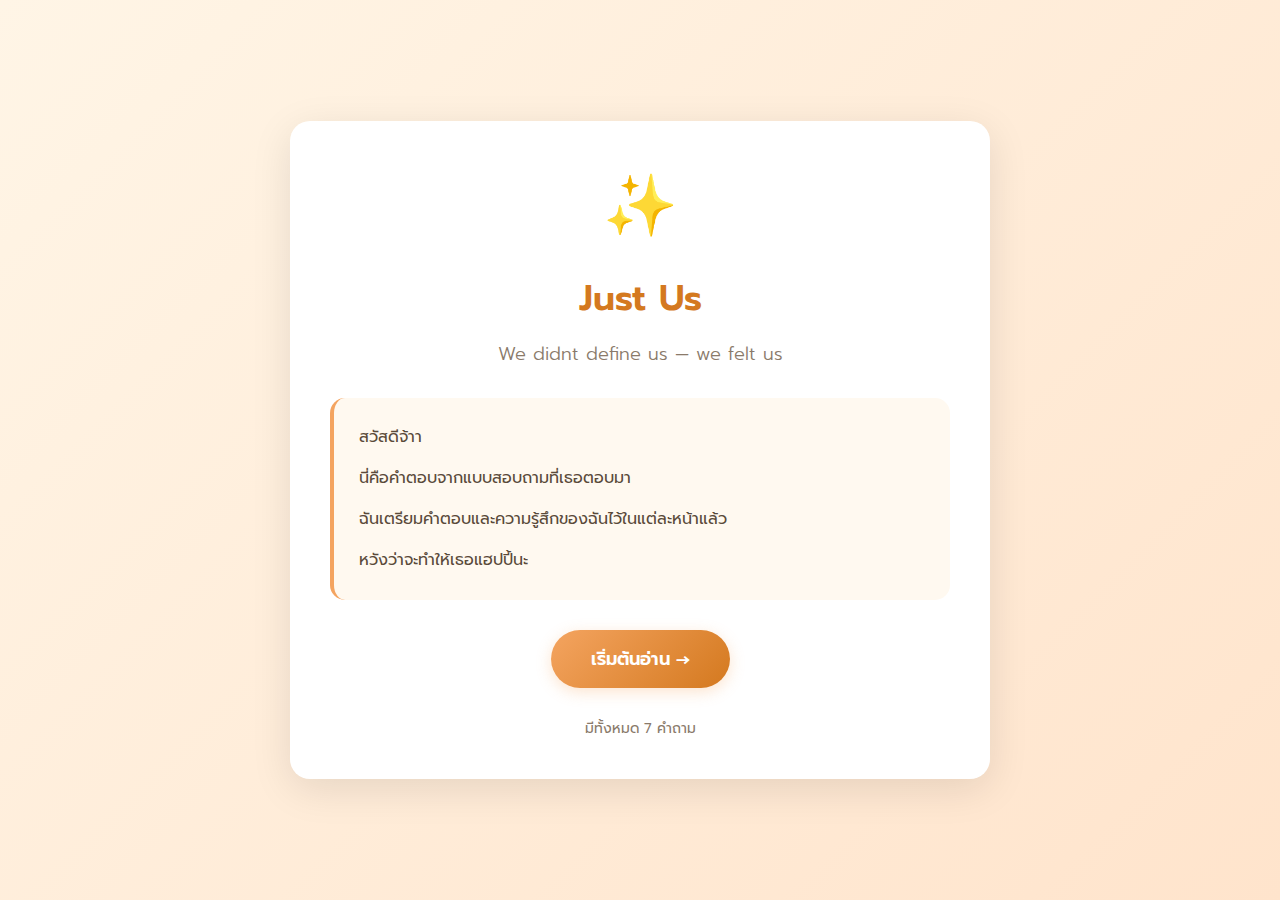
<file: index.html>
<!DOCTYPE html>
<html lang="th">
<head>
    <meta charset="UTF-8">
    <meta name="viewport" content="width=device-width, initial-scale=1.0">
    <title>Happy New Year 2026</title>
    <link rel="stylesheet" href="style.css">
    <link rel="preconnect" href="https://fonts.googleapis.com">
    <link rel="preconnect" href="https://fonts.gstatic.com" crossorigin>
    <link href="https://fonts.googleapis.com/css2?family=Prompt:wght@300;400;600&display=swap" rel="stylesheet">
</head>
<body>
    <div class="container">
        <div class="welcome-box">
            <div class="sparkle">✨</div>
            <h1 class="title">Just Us</h1>
            <p class="subtitle">We didnt define us — we felt us</p>
            
            <div class="message-box">
                <p>สวัสดีจ้าา</p>
                <p>นี่คือคำตอบจากแบบสอบถามที่เธอตอบมา</p>
                <p>ฉันเตรียมคำตอบและความรู้สึกของฉันไว้ในแต่ละหน้าแล้ว</p>
                <p>หวังว่าจะทำให้เธอแฮปปี้นะ</p>
            </div>

            <a href="pages/q1.html" class="btn-primary">เริ่มต้นอ่าน →</a>
            
            <div class="footer-note">
                <p>มีทั้งหมด 7 คำถาม</p>
            </div>
        </div>
    </div>
    
    <script src="script.js"></script>
</body>
</html>
</file>
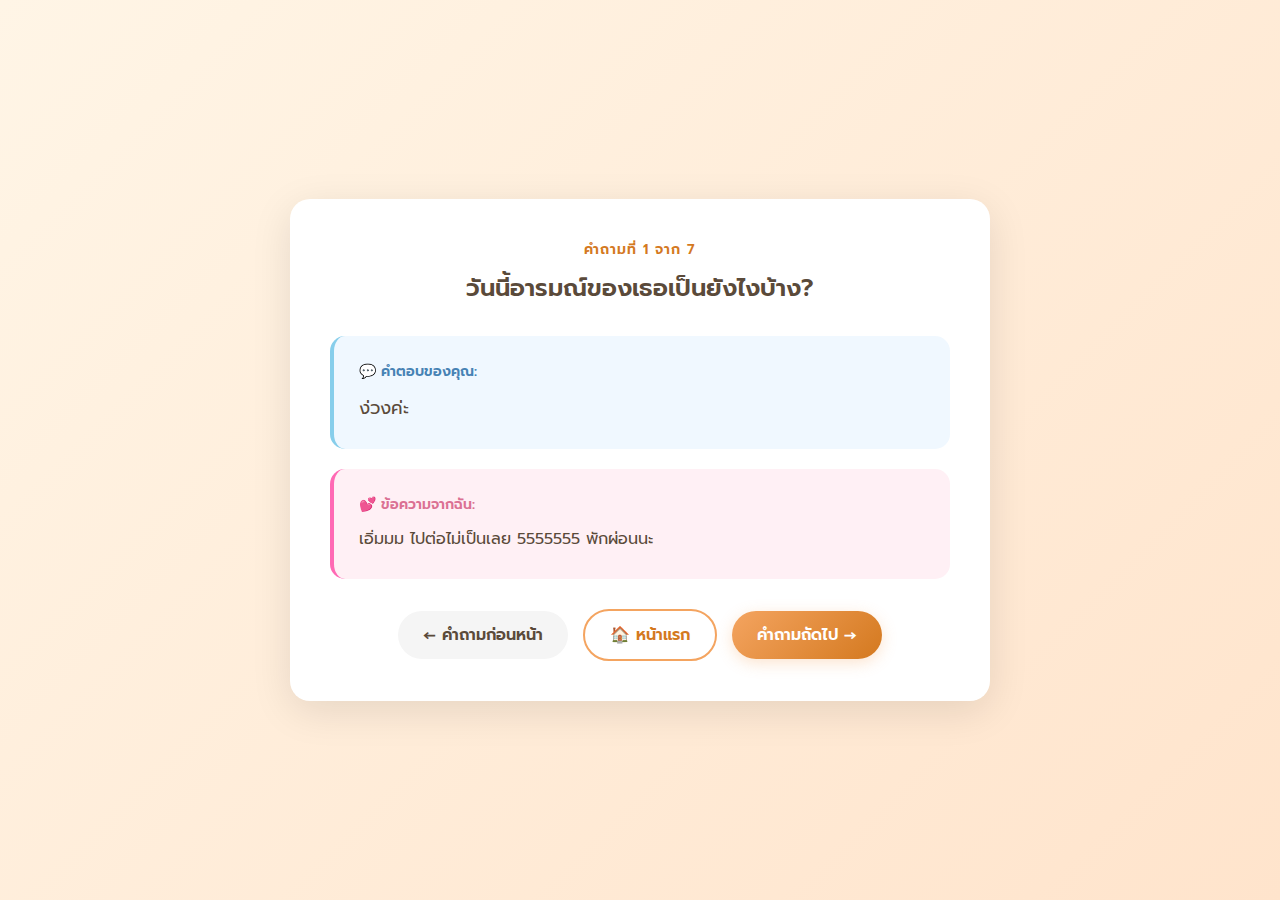
<file: data/d1.html>
<!DOCTYPE html>
<html lang="th">
<head>
    <meta charset="UTF-8">
    <meta name="viewport" content="width=device-width, initial-scale=1.0">
    <title>คำถามที่ 1 - Happy New Year 2026</title>
    <link rel="stylesheet" href="../style.css">
    <link rel="preconnect" href="https://fonts.googleapis.com">
    <link rel="preconnect" href="https://fonts.gstatic.com" crossorigin>
    <link href="https://fonts.googleapis.com/css2?family=Prompt:wght@300;400;600&display=swap" rel="stylesheet">
</head>
<body>
    <div class="container">
        <div class="question-box">
            <!-- หมายเลขคำถาม -->
            <div class="question-number">คำถามที่ 1 จาก 7</div>
            
            <!-- คำถาม -->
            <h2 class="question-text">วันนี้อารมณ์ของเธอเป็นยังไงบ้าง?</h2>
            
            <!-- คำตอบของอีกฝ่าย -->
            <div class="answer-section">
                <div class="answer-label">💬 คำตอบของคุณ:</div>
                <div class="answer-content">
                    <!-- ⚠️ เปลี่ยนข้อความตรงนี้ตามคำตอบจริง -->
                    ง่วงค่ะ
                </div>
            </div>
            
            <!-- ข้อความตอบกลับจากฉัน -->
            <div class="response-section">
                <div class="response-label">💕 ข้อความจากฉัน:</div>
                <div class="response-content">
                    <!-- ⚠️ เปลี่ยนข้อความตรงนี้ตามที่คุณต้องการตอบกลับ -->
                    เอิ่มมม ไปต่อไม่เป็นเลย 5555555 พักผ่อนนะ
                </div>
            </div>
            
            <!-- ปุ่มนำทาง -->
            <div class="navigation">
                <a href="../index.html" class="btn-nav btn-prev">← คำถามก่อนหน้า</a>
                <a href="../index.html" class="btn-nav btn-home">🏠 หน้าแรก</a>
                <a href="q2.html" class="btn-nav btn-next">คำถามถัดไป →</a>
            </div>
        </div>
    </div>
    
    <script src="../script.js"></script>
</body>
</html>
</file>
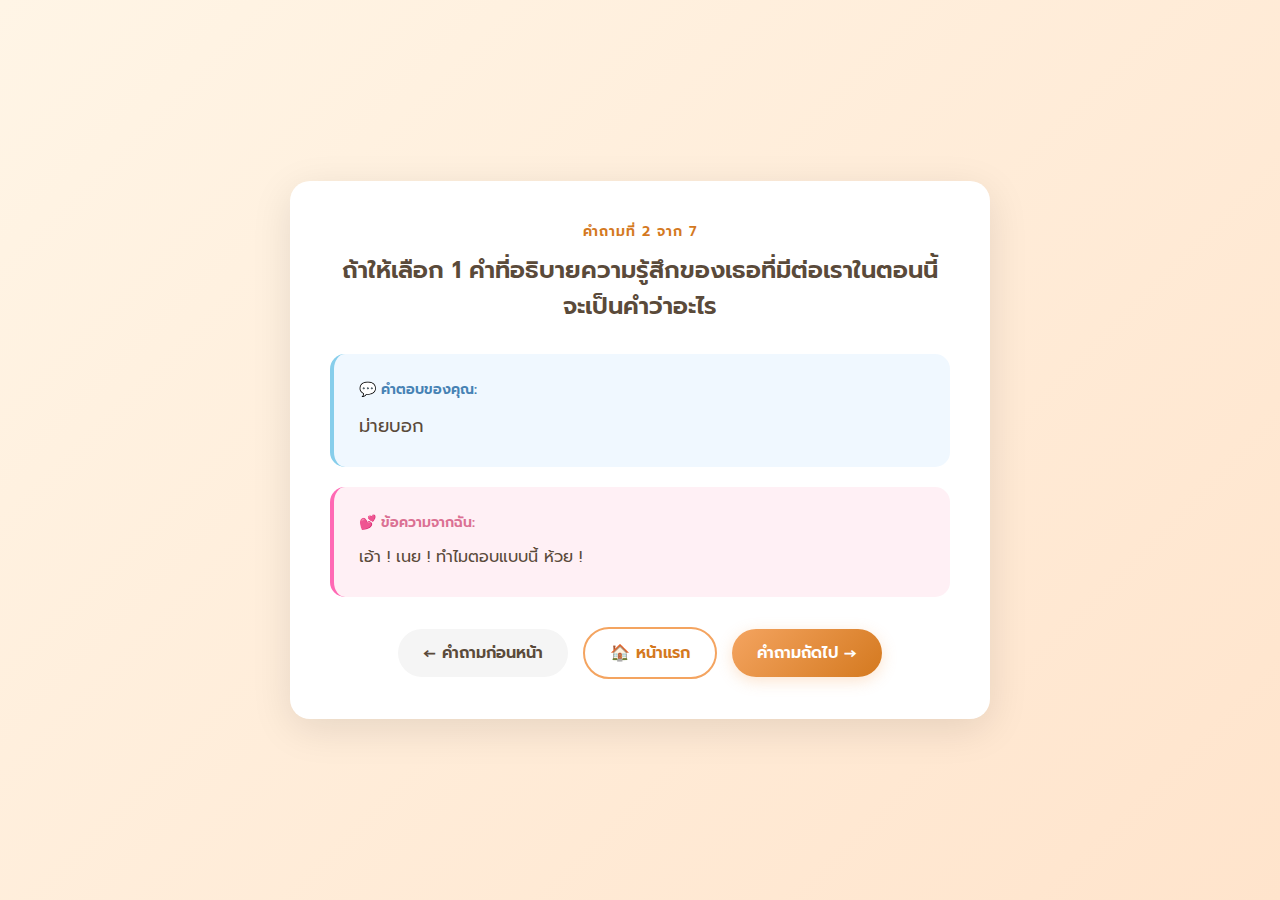
<file: data/d2.html>
<!DOCTYPE html>
<html lang="th">
<head>
    <meta charset="UTF-8">
    <meta name="viewport" content="width=device-width, initial-scale=1.0">
    <title>คำถามที่ 2 - Happy New Year 2026</title>
    <link rel="stylesheet" href="../style.css">
    <link rel="preconnect" href="https://fonts.googleapis.com">
    <link rel="preconnect" href="https://fonts.gstatic.com" crossorigin>
    <link href="https://fonts.googleapis.com/css2?family=Prompt:wght@300;400;600&display=swap" rel="stylesheet">
</head>
<body>
    <div class="container">
        <div class="question-box">
            <!-- หมายเลขคำถาม -->
            <div class="question-number">คำถามที่ 2 จาก 7</div>
            
            <!-- คำถาม -->
            <h2 class="question-text">ถ้าให้เลือก 1 คำที่อธิบายความรู้สึกของเธอที่มีต่อเราในตอนนี้ จะเป็นคำว่าอะไร</h2>
            
            <!-- คำตอบของอีกฝ่าย -->
            <div class="answer-section">
                <div class="answer-label">💬 คำตอบของคุณ:</div>
                <div class="answer-content">
                    ม่ายบอก
                </div>
            </div>
            
            <!-- ข้อความตอบกลับจากฉัน -->
            <div class="response-section">
                <div class="response-label">💕 ข้อความจากฉัน:</div>
                <div class="response-content">
                    เอ้า ! เนย ! ทำไมตอบแบบนี้ ห้วย !
                </div>
            </div>
            
            <!-- ปุ่มนำทาง -->
            <div class="navigation">
                <a href="q1.html" class="btn-nav btn-prev">← คำถามก่อนหน้า</a>
                <a href="../index.html" class="btn-nav btn-home">🏠 หน้าแรก</a>
                <a href="q3.html" class="btn-nav btn-next">คำถามถัดไป →</a>
            </div>
        </div>
    </div>
    
    <script src="../script.js"></script>
</body>
</html>
</file>
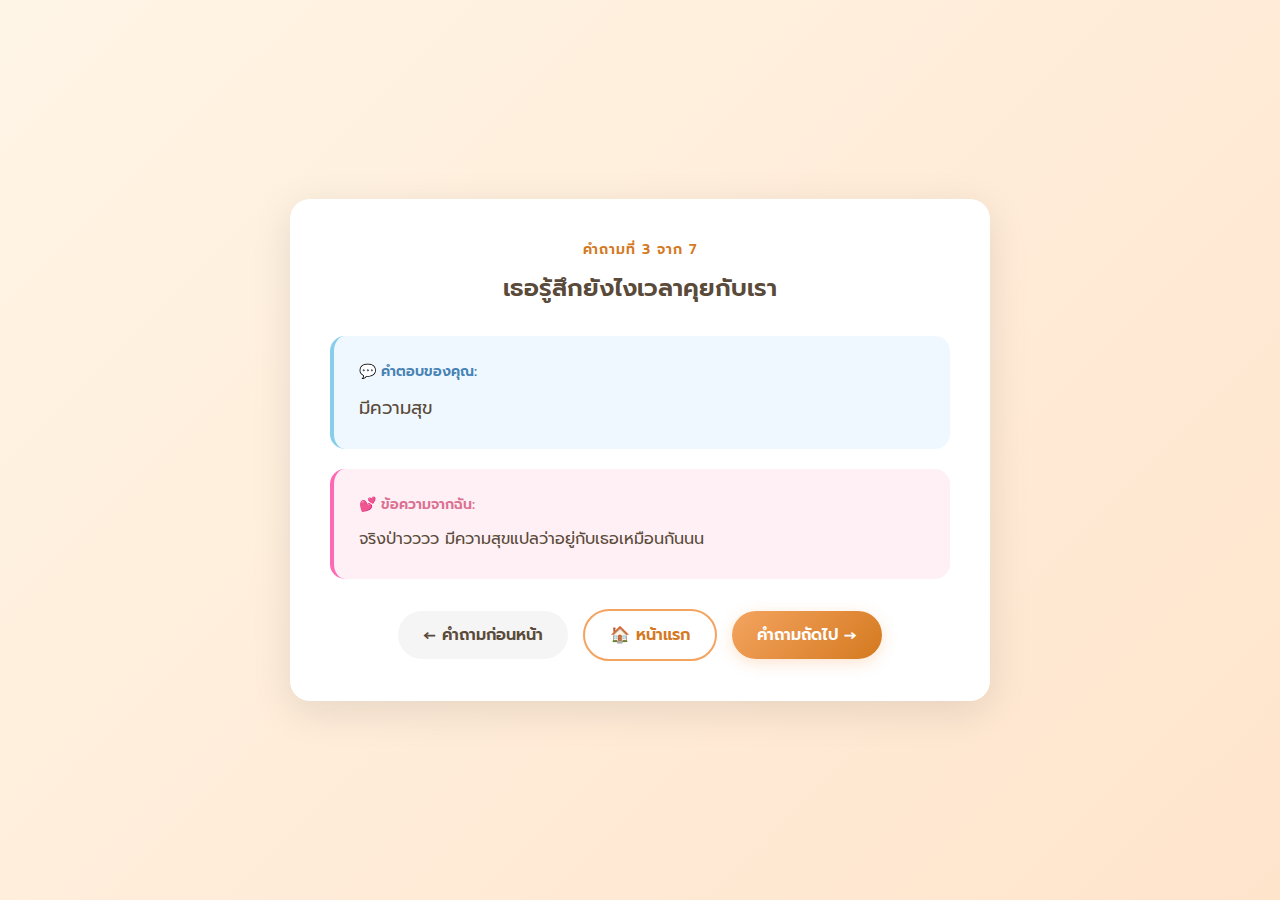
<file: data/d3.html>
<!DOCTYPE html>
<html lang="th">
<head>
    <meta charset="UTF-8">
    <meta name="viewport" content="width=device-width, initial-scale=1.0">
    <title>คำถามที่ 2 - Happy New Year 2026</title>
    <link rel="stylesheet" href="../style.css">
    <link rel="preconnect" href="https://fonts.googleapis.com">
    <link rel="preconnect" href="https://fonts.gstatic.com" crossorigin>
    <link href="https://fonts.googleapis.com/css2?family=Prompt:wght@300;400;600&display=swap" rel="stylesheet">
</head>
<body>
    <div class="container">
        <div class="question-box">
            <!-- หมายเลขคำถาม -->
            <div class="question-number">คำถามที่ 3 จาก 7</div>
            
            <!-- คำถาม -->
            <h2 class="question-text">เธอรู้สึกยังไงเวลาคุยกับเรา</h2>
            
            <!-- คำตอบของอีกฝ่าย -->
            <div class="answer-section">
                <div class="answer-label">💬 คำตอบของคุณ:</div>
                <div class="answer-content">
                    มีความสุข
                </div>
            </div>
            
            <!-- ข้อความตอบกลับจากฉัน -->
            <div class="response-section">
                <div class="response-label">💕 ข้อความจากฉัน:</div>
                <div class="response-content">
                    จริงป่าวววว มีความสุขแปลว่าอยู่กับเธอเหมือนกันนน
                </div>
            </div>
            
            <!-- ปุ่มนำทาง -->
            <div class="navigation">
                <a href="q2.html" class="btn-nav btn-prev">← คำถามก่อนหน้า</a>
                <a href="../index.html" class="btn-nav btn-home">🏠 หน้าแรก</a>
                <a href="q4.html" class="btn-nav btn-next">คำถามถัดไป →</a>
            </div>
        </div>
    </div>
    
    <script src="../script.js"></script>
</body>
</html>
</file>
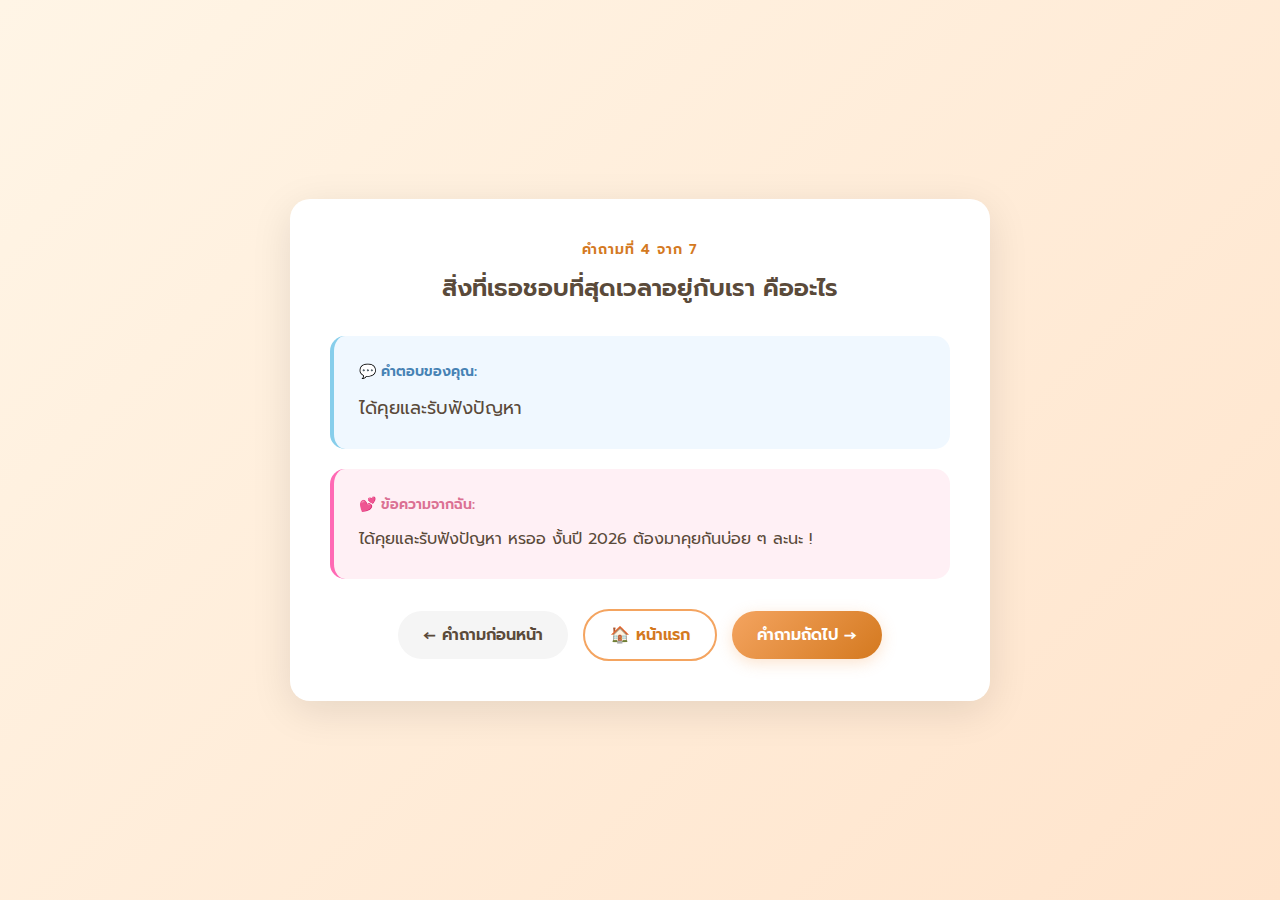
<file: data/d4.html>
<!DOCTYPE html>
<html lang="th">
<head>
    <meta charset="UTF-8">
    <meta name="viewport" content="width=device-width, initial-scale=1.0">
    <title>คำถามที่ 2 - Happy New Year 2026</title>
    <link rel="stylesheet" href="../style.css">
    <link rel="preconnect" href="https://fonts.googleapis.com">
    <link rel="preconnect" href="https://fonts.gstatic.com" crossorigin>
    <link href="https://fonts.googleapis.com/css2?family=Prompt:wght@300;400;600&display=swap" rel="stylesheet">
</head>
<body>
    <div class="container">
        <div class="question-box">
            <!-- หมายเลขคำถาม -->
            <div class="question-number">คำถามที่ 4 จาก 7</div>
            
            <!-- คำถาม -->
            <h2 class="question-text">สิ่งที่เธอชอบที่สุดเวลาอยู่กับเรา คืออะไร</h2>
            
            <!-- คำตอบของอีกฝ่าย -->
            <div class="answer-section">
                <div class="answer-label">💬 คำตอบของคุณ:</div>
                <div class="answer-content">
                    ได้คุยและรับฟังปัญหา
                </div>
            </div>
            
            <!-- ข้อความตอบกลับจากฉัน -->
            <div class="response-section">
                <div class="response-label">💕 ข้อความจากฉัน:</div>
                <div class="response-content">
                    ได้คุยและรับฟังปัญหา หรออ งั้นปี 2026 ต้องมาคุยกันบ่อย ๆ ละนะ !
                </div>
            </div>
            
            <!-- ปุ่มนำทาง -->
            <div class="navigation">
                <a href="q3.html" class="btn-nav btn-prev">← คำถามก่อนหน้า</a>
                <a href="../index.html" class="btn-nav btn-home">🏠 หน้าแรก</a>
                <a href="q5.html" class="btn-nav btn-next">คำถามถัดไป →</a>
            </div>
        </div>
    </div>
    
    <script src="../script.js"></script>
</body>
</html>
</file>
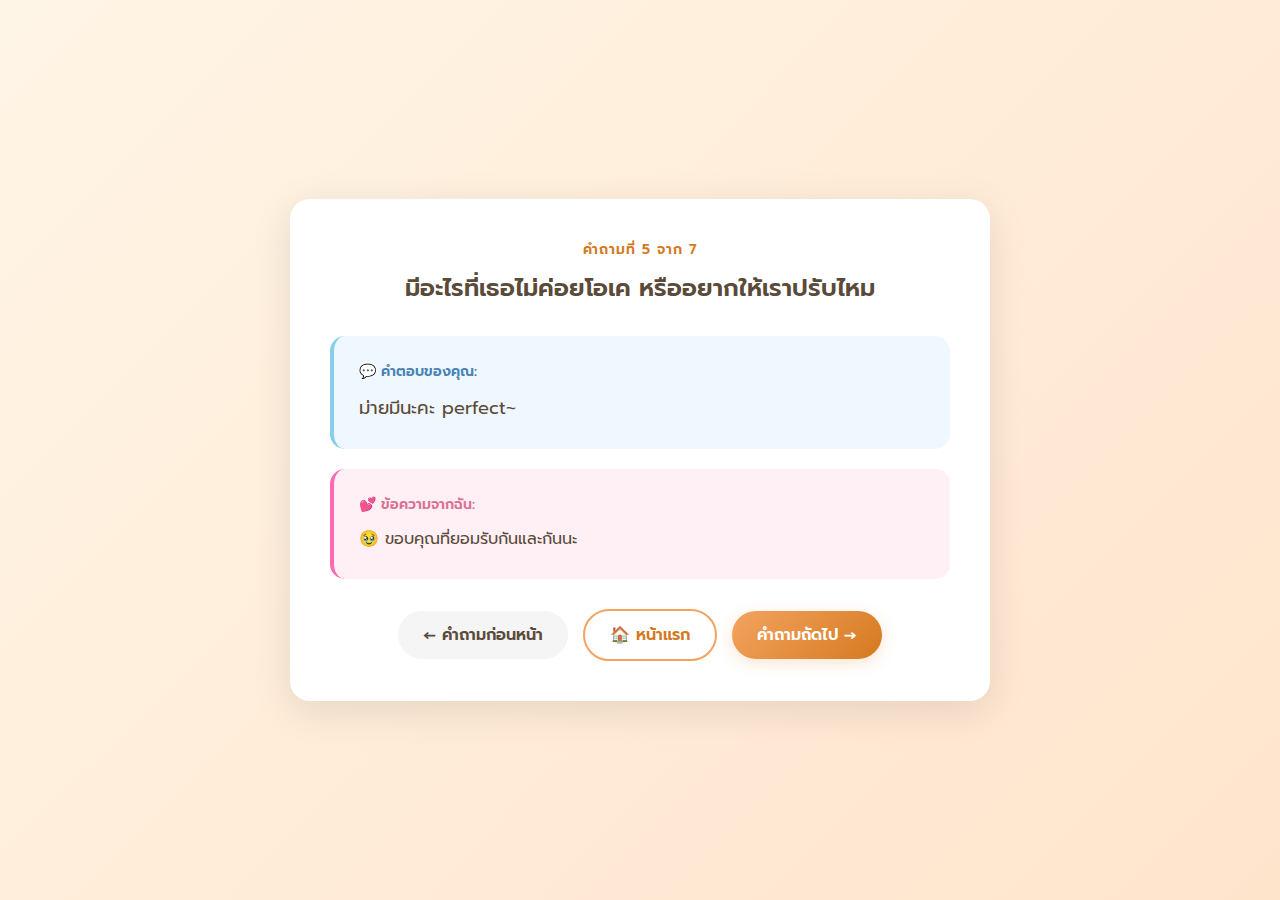
<file: data/d5.html>
<!DOCTYPE html>
<html lang="th">
<head>
    <meta charset="UTF-8">
    <meta name="viewport" content="width=device-width, initial-scale=1.0">
    <title>คำถามที่ 2 - Happy New Year 2026</title>
    <link rel="stylesheet" href="../style.css">
    <link rel="preconnect" href="https://fonts.googleapis.com">
    <link rel="preconnect" href="https://fonts.gstatic.com" crossorigin>
    <link href="https://fonts.googleapis.com/css2?family=Prompt:wght@300;400;600&display=swap" rel="stylesheet">
</head>
<body>
    <div class="container">
        <div class="question-box">
            <!-- หมายเลขคำถาม -->
            <div class="question-number">คำถามที่ 5 จาก 7</div>
            
            <!-- คำถาม -->
            <h2 class="question-text">มีอะไรที่เธอไม่ค่อยโอเค หรืออยากให้เราปรับไหม</h2>
            
            <!-- คำตอบของอีกฝ่าย -->
            <div class="answer-section">
                <div class="answer-label">💬 คำตอบของคุณ:</div>
                <div class="answer-content">
                    ม่ายมีนะคะ perfect~
                </div>
            </div>
            
            <!-- ข้อความตอบกลับจากฉัน -->
            <div class="response-section">
                <div class="response-label">💕 ข้อความจากฉัน:</div>
                <div class="response-content">
                    🥹 ขอบคุณที่ยอมรับกันและกันนะ
                </div>
            </div>
            
            <!-- ปุ่มนำทาง -->
            <div class="navigation">
                <a href="q4.html" class="btn-nav btn-prev">← คำถามก่อนหน้า</a>
                <a href="../index.html" class="btn-nav btn-home">🏠 หน้าแรก</a>
                <a href="q6.html" class="btn-nav btn-next">คำถามถัดไป →</a>
            </div>
        </div>
    </div>
    
    <script src="../script.js"></script>
</body>
</html>
</file>
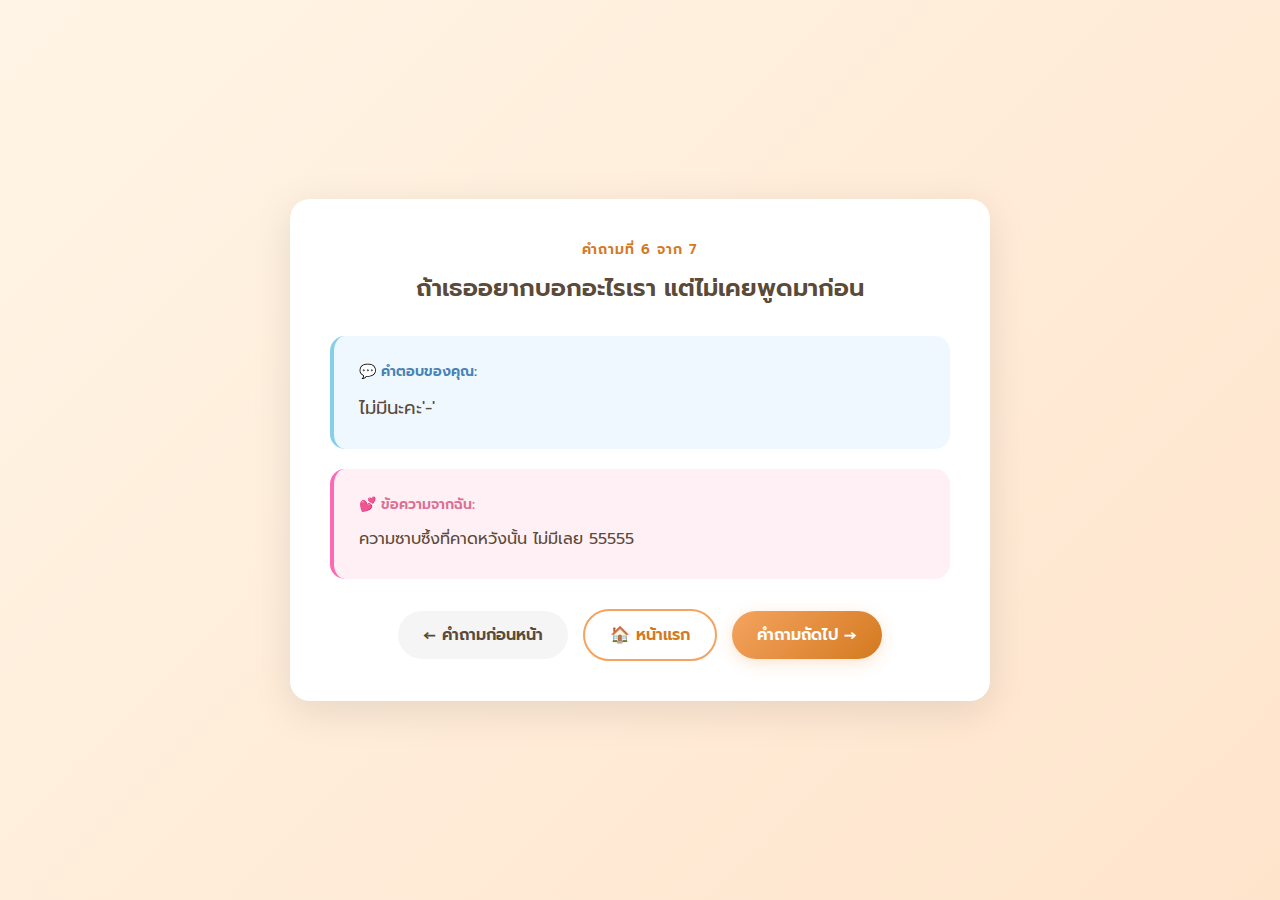
<file: data/d6.html>
<!DOCTYPE html>
<html lang="th">
<head>
    <meta charset="UTF-8">
    <meta name="viewport" content="width=device-width, initial-scale=1.0">
    <title>คำถามที่ 2 - Happy New Year 2026</title>
    <link rel="stylesheet" href="../style.css">
    <link rel="preconnect" href="https://fonts.googleapis.com">
    <link rel="preconnect" href="https://fonts.gstatic.com" crossorigin>
    <link href="https://fonts.googleapis.com/css2?family=Prompt:wght@300;400;600&display=swap" rel="stylesheet">
</head>
<body>
    <div class="container">
        <div class="question-box">
            <!-- หมายเลขคำถาม -->
            <div class="question-number">คำถามที่ 6 จาก 7</div>
            
            <!-- คำถาม -->
            <h2 class="question-text">ถ้าเธออยากบอกอะไรเรา แต่ไม่เคยพูดมาก่อน</h2>
            
            <!-- คำตอบของอีกฝ่าย -->
            <div class="answer-section">
                <div class="answer-label">💬 คำตอบของคุณ:</div>
                <div class="answer-content">
                    ไม่มีนะคะ'-'
                </div>
            </div>
            
            <!-- ข้อความตอบกลับจากฉัน -->
            <div class="response-section">
                <div class="response-label">💕 ข้อความจากฉัน:</div>
                <div class="response-content">
                    ความซาบซึ้งที่คาดหวังนั้น ไม่มีเลย 55555
                </div>
            </div>
            
            <!-- ปุ่มนำทาง -->
            <div class="navigation">
                <a href="q5.html" class="btn-nav btn-prev">← คำถามก่อนหน้า</a>
                <a href="../index.html" class="btn-nav btn-home">🏠 หน้าแรก</a>
                <a href="q7.html" class="btn-nav btn-next">คำถามถัดไป →</a>
            </div>
        </div>
    </div>
    
    <script src="../script.js"></script>
</body>
</html>
</file>
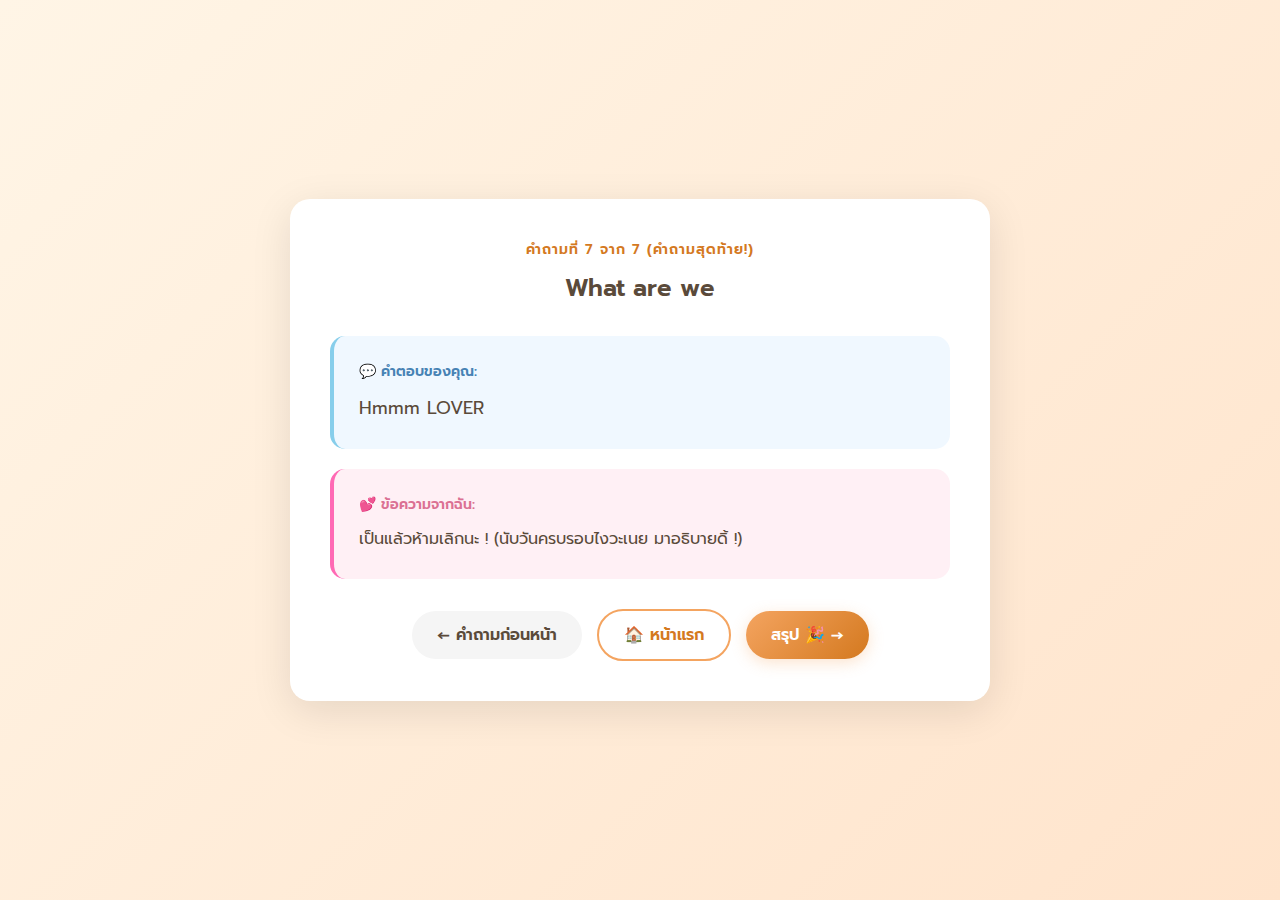
<file: data/d7.html>
<!DOCTYPE html>
<html lang="th">
<head>
    <meta charset="UTF-8">
    <meta name="viewport" content="width=device-width, initial-scale=1.0">
    <title>คำถามที่ 7 - Happy New Year 2026</title>
    <link rel="stylesheet" href="../style.css">
    <link rel="preconnect" href="https://fonts.googleapis.com">
    <link rel="preconnect" href="https://fonts.gstatic.com" crossorigin>
    <link href="https://fonts.googleapis.com/css2?family=Prompt:wght@300;400;600&display=swap" rel="stylesheet">
</head>
<body>
    <div class="container">
        <div class="question-box">
            <!-- หมายเลขคำถาม -->
            <div class="question-number">คำถามที่ 7 จาก 7 (คำถามสุดท้าย!)</div>
            
            <!-- คำถาม -->
            <h2 class="question-text">What are we</h2>
            
            <!-- คำตอบของอีกฝ่าย -->
            <div class="answer-section">
                <div class="answer-label">💬 คำตอบของคุณ:</div>
                <div class="answer-content">
                    Hmmm LOVER
                </div>
            </div>
            
            <!-- ข้อความตอบกลับจากฉัน -->
            <div class="response-section">
                <div class="response-label">💕 ข้อความจากฉัน:</div>
                <div class="response-content">
                    เป็นแล้วห้ามเลิกนะ ! (นับวันครบรอบไงวะเนย มาอธิบายดิ้ !)
                </div>
            </div>
            
            <!-- ปุ่มนำทาง -->
            <div class="navigation">
                <a href="q6.html" class="btn-nav btn-prev">← คำถามก่อนหน้า</a>
                <a href="../index.html" class="btn-nav btn-home">🏠 หน้าแรก</a>
                <a href="finale.html" class="btn-nav btn-next">สรุป 🎉 →</a>
            </div>
        </div>
    </div>
    
    <script src="../script.js"></script>
</body>
</html>
</file>
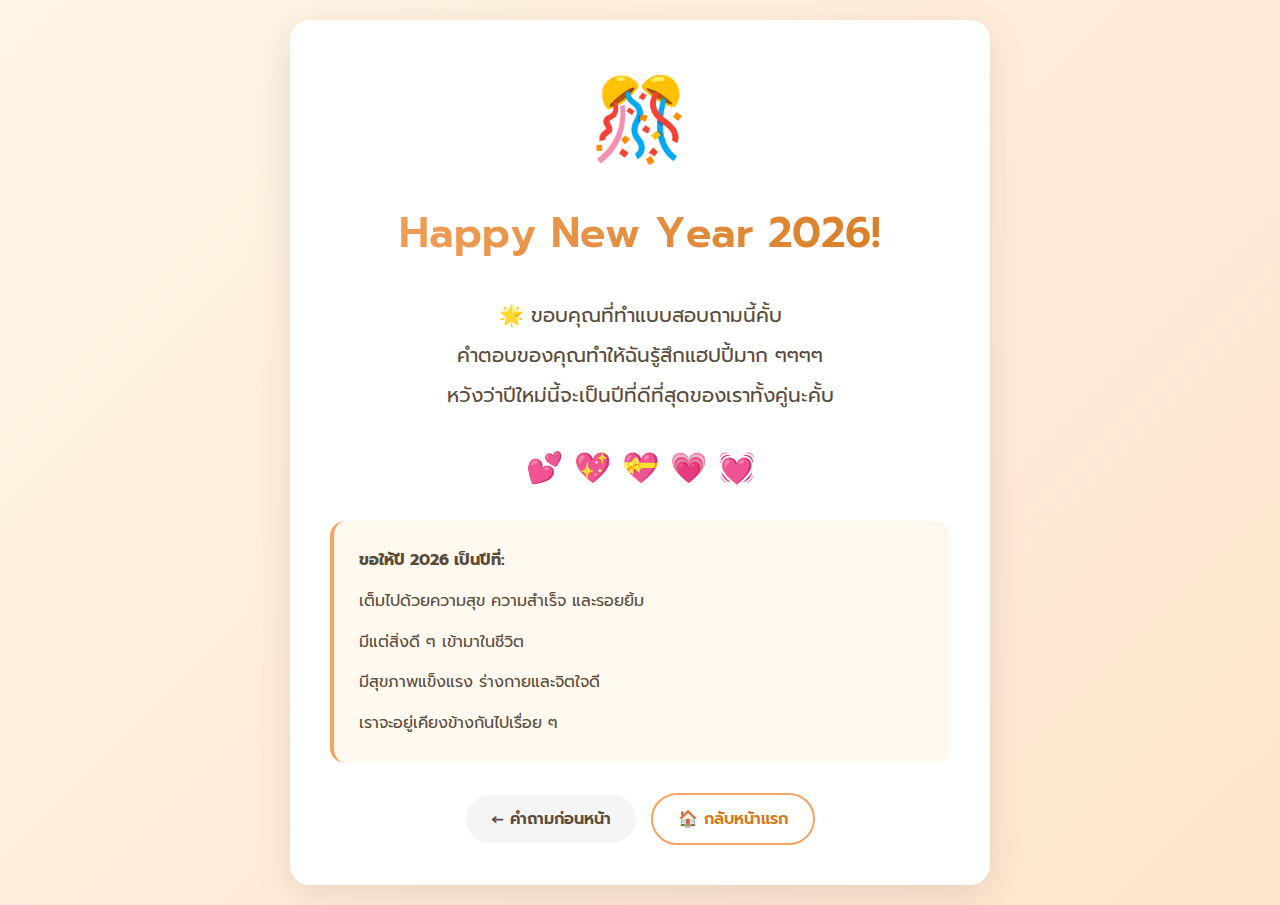
<file: pages/finale.html>
<!DOCTYPE html>
<html lang="th">
<head>
    <meta charset="UTF-8">
    <meta name="viewport" content="width=device-width, initial-scale=1.0">
    <title>Happy New Year 2026 🎉</title>
    <link rel="stylesheet" href="../style.css">
    <link rel="preconnect" href="https://fonts.googleapis.com">
    <link rel="preconnect" href="https://fonts.gstatic.com" crossorigin>
    <link href="https://fonts.googleapis.com/css2?family=Prompt:wght@300;400;600&display=swap" rel="stylesheet">
    <style>
        .finale-container {
            text-align: center;
        }
        
        .big-emoji {
            font-size: 80px;
            margin-bottom: 20px;
            animation: bounce 2s infinite;
        }
        
        @keyframes bounce {
            0%, 100% { transform: translateY(0); }
            50% { transform: translateY(-20px); }
        }
        
        .finale-title {
            font-size: 42px;
            font-weight: 600;
            background: linear-gradient(135deg, #f4a460 0%, #d4791f 100%);
            -webkit-background-clip: text;
            -webkit-text-fill-color: transparent;
            background-clip: text;
            margin-bottom: 20px;
        }
        
        .finale-message {
            font-size: 20px;
            line-height: 2;
            color: #5a4a3a;
            margin: 30px 0;
        }
        
        .heart-row {
            font-size: 30px;
            margin: 20px 0;
        }
    </style>
</head>
<body>
    <div class="container">
        <div class="question-box finale-container">
            <div class="big-emoji">🎊</div>
            
            <h1 class="finale-title">Happy New Year 2026!</h1>
            
            <div class="finale-message">
                <p>🌟 ขอบคุณที่ทำแบบสอบถามนี้คั้บ</p>
                <p>คำตอบของคุณทำให้ฉันรู้สึกแฮปปี้มาก ๆๆๆๆ</p>
                <p>หวังว่าปีใหม่นี้จะเป็นปีที่ดีที่สุดของเราทั้งคู่นะคั้บ</p>
            </div>
            
            <div class="heart-row">
                💕 💖 💝 💗 💓
            </div>
            
            <div class="message-box">
                <p><strong>ขอให้ปี 2026 เป็นปีที่:</strong></p>
                <p>เต็มไปด้วยความสุข ความสำเร็จ และรอยยิ้ม</p>
                <p>มีแต่สิ่งดี ๆ เข้ามาในชีวิต</p>
                <p>มีสุขภาพแข็งแรง ร่างกายและจิตใจดี</p>
                <p>เราจะอยู่เคียงข้างกันไปเรื่อย ๆ</p>
            </div>
            
            <div class="navigation">
                <a href="q7.html" class="btn-nav btn-prev">← คำถามก่อนหน้า</a>
                <a href="../index.html" class="btn-nav btn-home">🏠 กลับหน้าแรก</a>
            </div>
        </div>
    </div>
    
    <script src="../script.js"></script>
</body>
</html>
</file>
<file: style.css>
/* ========== ตั้งค่าพื้นฐาน ========== */
* {
    margin: 0;
    padding: 0;
    box-sizing: border-box;
}

body {
    font-family: 'Prompt', sans-serif;
    background: linear-gradient(135deg, #fff5e6 0%, #ffe4cc 100%);
    min-height: 100vh;
    display: flex;
    justify-content: center;
    align-items: center;
    padding: 20px;
    color: #5a4a3a;
}

/* ========== Container หลัก ========== */
.container {
    width: 100%;
    max-width: 700px;
    animation: fadeIn 0.8s ease-in;
}

@keyframes fadeIn {
    from {
        opacity: 0;
        transform: translateY(20px);
    }
    to {
        opacity: 1;
        transform: translateY(0);
    }
}

/* ========== กล่องเนื้อหา ========== */
.welcome-box, .question-box {
    background: white;
    padding: 40px;
    border-radius: 20px;
    box-shadow: 0 10px 40px rgba(0, 0, 0, 0.1);
    text-align: center;
}

/* ========== ไอคอนประกาย ========== */
.sparkle {
    font-size: 60px;
    margin-bottom: 20px;
    animation: sparkle 2s infinite;
}

@keyframes sparkle {
    0%, 100% { transform: scale(1) rotate(0deg); }
    50% { transform: scale(1.2) rotate(10deg); }
}

/* ========== หัวข้อ ========== */
.title {
    font-size: 36px;
    font-weight: 600;
    color: #d4791f;
    margin-bottom: 15px;
}

.subtitle {
    font-size: 18px;
    color: #8a7a6a;
    margin-bottom: 30px;
    font-weight: 300;
}

/* ========== กล่องข้อความ ========== */
.message-box {
    background: #fff9f0;
    padding: 25px;
    border-radius: 15px;
    border-left: 4px solid #f4a460;
    margin: 30px 0;
    text-align: left;
}

.message-box p {
    margin-bottom: 12px;
    line-height: 1.8;
}

.message-box p:last-child {
    margin-bottom: 0;
}

/* ========== สำหรับหน้า Question ========== */
.question-number {
    font-size: 14px;
    color: #d4791f;
    font-weight: 600;
    margin-bottom: 10px;
    text-transform: uppercase;
    letter-spacing: 1px;
}

.question-text {
    font-size: 24px;
    font-weight: 600;
    color: #5a4a3a;
    margin-bottom: 30px;
}

.answer-section {
    background: #f0f8ff;
    padding: 25px;
    border-radius: 15px;
    margin-bottom: 20px;
    text-align: left;
    border-left: 4px solid #87ceeb;
}

.answer-label {
    font-size: 14px;
    color: #4682b4;
    font-weight: 600;
    margin-bottom: 10px;
}

.answer-content {
    font-size: 18px;
    line-height: 1.8;
    color: #5a4a3a;
}

.response-section {
    background: #fff0f5;
    padding: 25px;
    border-radius: 15px;
    margin-bottom: 30px;
    text-align: left;
    border-left: 4px solid #ff69b4;
}

.response-label {
    font-size: 14px;
    color: #db7093;
    font-weight: 600;
    margin-bottom: 10px;
}

.response-content {
    font-size: 16px;
    line-height: 1.8;
    color: #5a4a3a;
}

/* ========== ปุ่ม ========== */
.btn-primary {
    display: inline-block;
    background: linear-gradient(135deg, #f4a460 0%, #d4791f 100%);
    color: white;
    padding: 15px 40px;
    border-radius: 50px;
    text-decoration: none;
    font-weight: 600;
    font-size: 18px;
    transition: all 0.3s ease;
    box-shadow: 0 4px 15px rgba(244, 164, 96, 0.3);
}

.btn-primary:hover {
    transform: translateY(-2px);
    box-shadow: 0 6px 20px rgba(244, 164, 96, 0.4);
}

/* ========== ปุ่มนำทาง (ก่อนหน้า/หน้าแรก/ถัดไป) ========== */
.navigation {
    display: flex;
    justify-content: center;
    align-items: center;
    margin-top: 30px;
    gap: 15px;
    flex-wrap: wrap;
}

.btn-nav {
    display: inline-block;
    padding: 12px 25px;
    border-radius: 50px;
    text-decoration: none;
    font-weight: 600;
    transition: all 0.3s ease;
    font-size: 16px;
}

.btn-prev {
    background: #f5f5f5;
    color: #5a4a3a;
    order: 1;
}

.btn-prev:hover {
    background: #e0e0e0;
}

.btn-home {
    background: #fff;
    color: #d4791f;
    border: 2px solid #f4a460;
    order: 2;
}

.btn-home:hover {
    background: #fff5e6;
}

.btn-next {
    background: linear-gradient(135deg, #f4a460 0%, #d4791f 100%);
    color: white;
    box-shadow: 0 4px 15px rgba(244, 164, 96, 0.3);
    order: 3;
}

.btn-next:hover {
    transform: translateY(-2px);
    box-shadow: 0 6px 20px rgba(244, 164, 96, 0.4);
}

/* ========== Footer Note ========== */
.footer-note {
    margin-top: 30px;
    font-size: 14px;
    color: #8a7a6a;
}

/* ========== Responsive ========== */
@media (max-width: 768px) {
    .welcome-box, .question-box {
        padding: 30px 20px;
    }
    
    .title {
        font-size: 28px;
    }
    
    .subtitle {
        font-size: 16px;
    }
    
    .question-text {
        font-size: 20px;
    }
    
    .navigation {
        flex-direction: column;
    }
    
    .btn-nav {
        width: 100%;
        text-align: center;
    }
}
</file>
